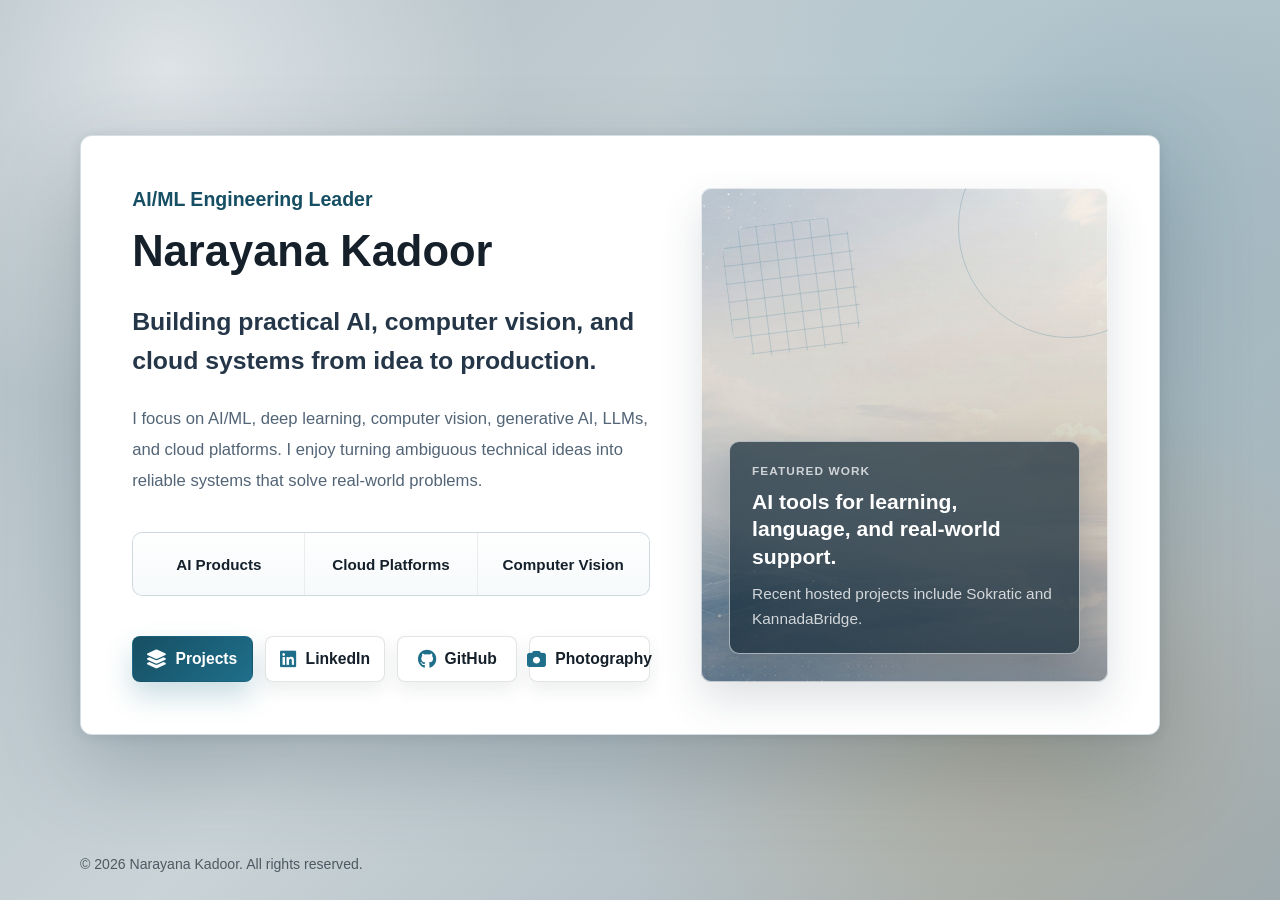
<file: index.html>
<!DOCTYPE html>
<html lang="en">
<head>
    <meta charset="UTF-8">
    <meta name="viewport" content="width=device-width, initial-scale=1.0">
    <meta name="description" content="Narayana Kadoor is an engineering leader focused on AI/ML, computer vision, generative AI, and cloud platforms.">
    <link rel="canonical" href="https://nkadoor.com/">
    <meta property="og:title" content="Narayana Kadoor | AI/ML Engineering Leader">
    <meta property="og:description" content="Engineering leader building AI, computer vision, and cloud systems from idea to production.">
    <meta property="og:type" content="website">
    <meta property="og:url" content="https://nkadoor.com/">
    <meta property="og:image" content="https://nkadoor.com/images/background-professional.jpg">
    <title>Narayana Kadoor | AI/ML Engineering Leader</title>
    <link rel="stylesheet" href="styles.css">
    <link rel="stylesheet" href="https://cdnjs.cloudflare.com/ajax/libs/font-awesome/6.0.0/css/all.min.css">
</head>
<body>
    <main class="page-shell">
        <section id="about" class="profile-panel" aria-labelledby="intro-title">
            <div class="profile-copy">
                <p class="eyebrow">AI/ML Engineering Leader</p>
                <h1 id="intro-title">Narayana Kadoor</h1>
                <p class="lede">Building practical AI, computer vision, and cloud systems from idea to production.</p>
                <p class="bio">I focus on AI/ML, deep learning, computer vision, generative AI, LLMs, and cloud platforms. I enjoy turning ambiguous technical ideas into reliable systems that solve real-world problems.</p>

                <div class="focus-strip" aria-label="Work focus">
                    <div>
                        <strong>AI Products</strong>
                    </div>
                    <div>
                        <strong>Cloud Platforms</strong>
                    </div>
                    <div>
                        <strong>Computer Vision</strong>
                    </div>
                </div>

                <div id="links" class="social-links" aria-label="Profile links">
                    <a href="projects/index.html" class="social-link primary-link">
                        <i class="fas fa-layer-group"></i>
                        <span>Projects</span>
                    </a>
                    <a href="https://linkedin.com/in/nkadoor" class="social-link" target="_blank" rel="noopener noreferrer">
                        <i class="fab fa-linkedin"></i>
                        <span>LinkedIn</span>
                    </a>
                    <a href="https://github.com/nk2001" class="social-link" target="_blank" rel="noopener noreferrer">
                        <i class="fab fa-github"></i>
                        <span>GitHub</span>
                    </a>
                    <a href="https://www.flickr.com/photos/nkadoor/" class="social-link" target="_blank" rel="noopener noreferrer">
                        <i class="fas fa-camera"></i>
                        <span>Photography</span>
                    </a>
                </div>
            </div>

            <div class="profile-visual" aria-label="Project highlights">
                <div class="visual-content">
                    <span class="visual-kicker">Featured Work</span>
                    <strong>AI tools for learning, language, and real-world support.</strong>
                    <p>Recent hosted projects include Sokratic and KannadaBridge.</p>
                </div>
            </div>
        </section>

        <footer>
            <p>&copy; 2026 Narayana Kadoor. All rights reserved.</p>
        </footer>
    </main>
</body>
</html>
</file>
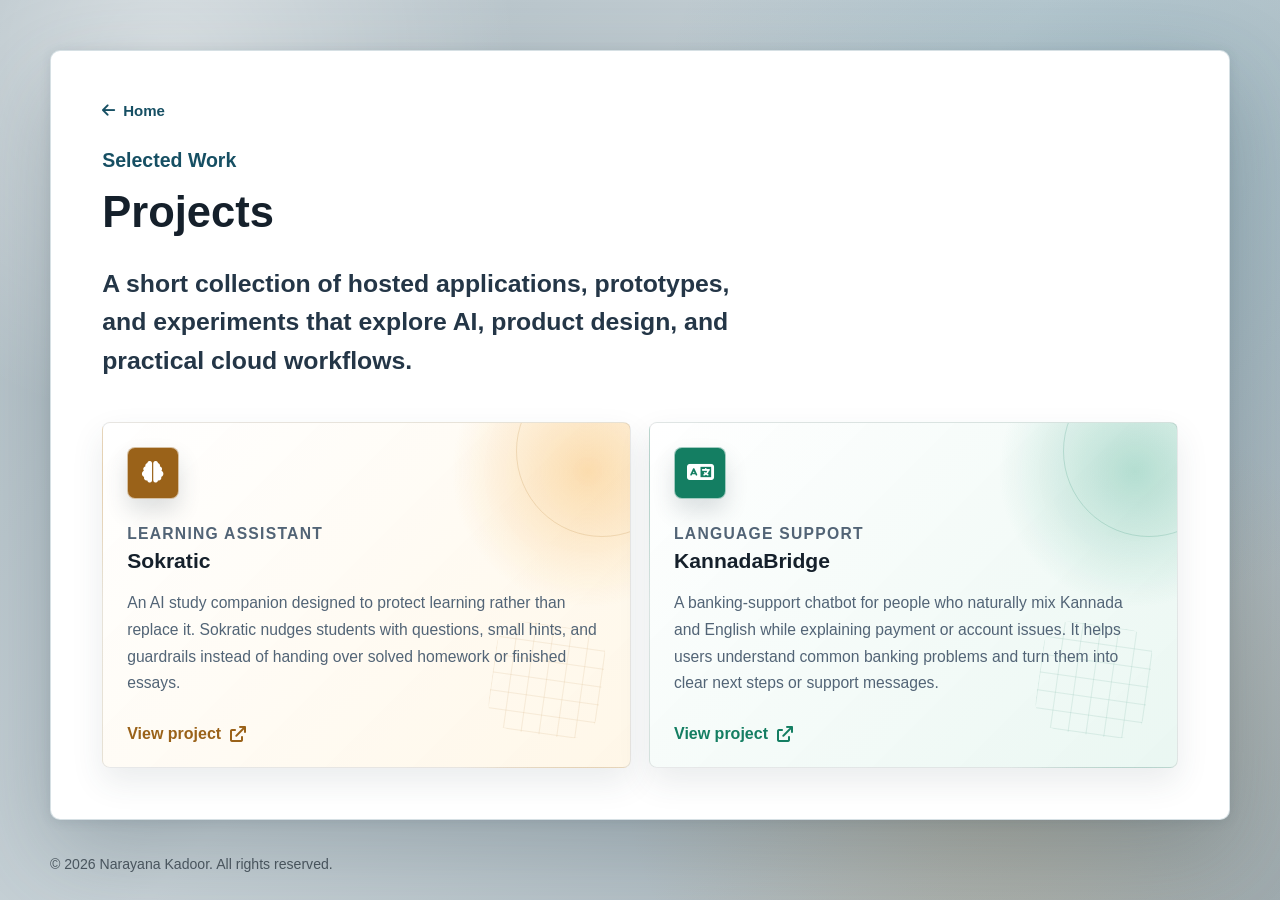
<file: projects/index.html>
<!DOCTYPE html>
<html lang="en">
<head>
    <meta charset="UTF-8">
    <meta name="viewport" content="width=device-width, initial-scale=1.0">
    <meta name="description" content="Selected projects by Narayana Kadoor, including AI, cloud, and product experiments hosted on Lovable and Vercel.">
    <link rel="canonical" href="https://nkadoor.com/projects/">
    <meta property="og:title" content="Projects | Narayana Kadoor">
    <meta property="og:description" content="Selected projects, experiments, and hosted product demos by Narayana Kadoor.">
    <meta property="og:type" content="website">
    <meta property="og:url" content="https://nkadoor.com/projects/">
    <meta property="og:image" content="https://nkadoor.com/images/background-professional.jpg">
    <title>Projects | Narayana Kadoor</title>
    <link rel="stylesheet" href="../styles.css">
    <link rel="stylesheet" href="https://cdnjs.cloudflare.com/ajax/libs/font-awesome/6.0.0/css/all.min.css">
</head>
<body>
    <main class="page-shell projects-shell">
        <section class="projects-panel" aria-labelledby="projects-title">
            <div class="projects-intro">
                <a class="back-link" href="../index.html">
                    <i class="fas fa-arrow-left"></i>
                    <span>Home</span>
                </a>
                <p class="eyebrow">Selected Work</p>
                <h1 id="projects-title">Projects</h1>
                <p class="lede">A short collection of hosted applications, prototypes, and experiments that explore AI, product design, and practical cloud workflows.</p>
            </div>

            <div class="project-grid" aria-label="Project list">
                <article class="project-card project-card-sokratic">
                    <div>
                        <div class="project-icon" aria-hidden="true">
                            <i class="fas fa-brain"></i>
                        </div>
                        <p class="project-kicker">Learning Assistant</p>
                        <h2>Sokratic</h2>
                        <p>An AI study companion designed to protect learning rather than replace it. Sokratic nudges students with questions, small hints, and guardrails instead of handing over solved homework or finished essays.</p>
                    </div>
                    <a class="project-link" href="https://sokratic.lovable.app/" target="_blank" rel="noopener noreferrer" aria-label="Open Sokratic">
                        <span>View project</span>
                        <i class="fas fa-arrow-up-right-from-square"></i>
                    </a>
                </article>

                <article class="project-card project-card-kannada">
                    <div>
                        <div class="project-icon" aria-hidden="true">
                            <i class="fas fa-language"></i>
                        </div>
                        <p class="project-kicker">Language Support</p>
                        <h2>KannadaBridge</h2>
                        <p>A banking-support chatbot for people who naturally mix Kannada and English while explaining payment or account issues. It helps users understand common banking problems and turn them into clear next steps or support messages.</p>
                    </div>
                    <a class="project-link" href="https://kannada-bridge.vercel.app/" target="_blank" rel="noopener noreferrer" aria-label="Open KannadaBridge">
                        <span>View project</span>
                        <i class="fas fa-arrow-up-right-from-square"></i>
                    </a>
                </article>
            </div>
        </section>

        <footer>
            <p>&copy; 2026 Narayana Kadoor. All rights reserved.</p>
        </footer>
    </main>
</body>
</html>
</file>
<file: styles.css>
* {
  box-sizing: border-box;
}

:root {
  --ink: #15202b;
  --muted: #526476;
  --panel: #ffffff;
  --panel-border: rgba(31, 83, 104, 0.18);
  --accent: #1f6f8b;
  --accent-dark: #164f63;
  --gold: #b97818;
  --green: #147e62;
  --white: #fff;
  --page: #c9d3d8;
}

html {
  min-height: 100%;
  scroll-behavior: smooth;
}

body {
  min-height: 100vh;
  margin: 0;
  color: var(--ink);
  font-family: "Segoe UI", Arial, sans-serif;
  background:
    radial-gradient(circle at 13% 8%, rgba(255, 255, 255, 0.55), transparent 22rem),
    radial-gradient(circle at 86% 18%, rgba(31, 111, 139, 0.2), transparent 28rem),
    radial-gradient(circle at 78% 82%, rgba(185, 120, 24, 0.18), transparent 24rem),
    linear-gradient(135deg, #aebcc3 0%, var(--page) 48%, #9eacb3 100%);
}

a {
  color: inherit;
}

.page-shell {
  width: min(1120px, calc(100% - 40px));
  min-height: 100vh;
  margin: 0 auto;
  padding: 42px 0 28px;
  display: grid;
  grid-template-rows: 1fr auto;
  gap: 28px;
}

.profile-panel {
  align-self: center;
  display: grid;
  grid-template-columns: minmax(0, 1.12fr) minmax(340px, 0.88fr);
  gap: clamp(28px, 4vw, 52px);
  width: min(1080px, 100%);
  min-height: 590px;
  padding: clamp(30px, 4vw, 54px);
  border: 1px solid var(--panel-border);
  border-radius: 12px;
  background: var(--panel);
  box-shadow:
    0 34px 90px rgba(47, 68, 79, 0.28),
    0 2px 12px rgba(47, 68, 79, 0.12);
}

.profile-copy {
  align-self: center;
}

.eyebrow {
  margin: 0 0 16px;
  color: var(--accent-dark);
  font-size: clamp(1rem, 1.7vw, 1.22rem);
  font-weight: 750;
  letter-spacing: 0;
  text-transform: none;
}

h1 {
  margin: 0;
  color: var(--ink);
  font-size: clamp(2.28rem, 3.4vw, 3.3rem);
  line-height: 1.12;
  letter-spacing: 0;
}

.lede {
  max-width: 650px;
  margin: 28px 0 0;
  color: #243647;
  font-size: clamp(1.24rem, 2.2vw, 1.55rem);
  font-weight: 650;
  line-height: 1.55;
}

.profile-visual {
  position: relative;
  overflow: hidden;
  display: flex;
  align-items: flex-end;
  min-height: 100%;
  padding: 28px;
  border-radius: 10px;
  background:
    linear-gradient(180deg, rgba(10, 27, 40, 0.03), rgba(10, 27, 40, 0.28)),
    url("images/background-professional.jpg") center / cover no-repeat;
  box-shadow:
    inset 0 0 0 1px rgba(255, 255, 255, 0.62),
    0 18px 42px rgba(47, 68, 79, 0.16);
}

.profile-visual::before,
.profile-visual::after {
  position: absolute;
  content: "";
  pointer-events: none;
}

.profile-visual::before {
  width: 220px;
  height: 220px;
  right: -72px;
  top: -72px;
  border: 1px solid rgba(31, 111, 139, 0.22);
  border-radius: 50%;
}

.profile-visual::after {
  width: 130px;
  height: 130px;
  left: 26px;
  top: 34px;
  border-radius: 30px;
  background:
    linear-gradient(90deg, rgba(31, 111, 139, 0.18) 1px, transparent 1px),
    linear-gradient(rgba(31, 111, 139, 0.18) 1px, transparent 1px);
  background-size: 18px 18px;
  transform: rotate(-7deg);
}

.visual-content {
  position: relative;
  z-index: 1;
  width: 100%;
  padding: 22px;
  border: 1px solid rgba(255, 255, 255, 0.58);
  border-radius: 10px;
  color: #fff;
  background: rgba(12, 35, 49, 0.68);
  box-shadow: 0 16px 36px rgba(10, 27, 40, 0.18);
}

.visual-kicker {
  display: block;
  margin-bottom: 10px;
  color: rgba(255, 255, 255, 0.74);
  font-size: 0.74rem;
  font-weight: 800;
  letter-spacing: 0.09em;
  text-transform: uppercase;
}

.visual-content strong {
  display: block;
  font-size: 1.32rem;
  line-height: 1.3;
}

.visual-content p {
  margin: 12px 0 0;
  color: rgba(255, 255, 255, 0.78);
  font-size: 0.96rem;
  line-height: 1.6;
}

.bio {
  max-width: 660px;
  margin: 24px 0 0;
  color: var(--muted);
  font-size: 1.04rem;
  line-height: 1.85;
}

.focus-strip {
  display: flex;
  gap: 1px;
  width: 100%;
  margin: 36px 0 0;
  overflow: hidden;
  border: 1px solid rgba(31, 83, 104, 0.12);
  border-radius: 10px;
  background: rgba(31, 83, 104, 0.1);
}

.focus-strip div {
  display: flex;
  align-items: center;
  justify-content: center;
  flex: 1;
  min-width: 0;
  min-height: 62px;
  padding: 14px;
  background:
    linear-gradient(180deg, rgba(255, 255, 255, 0.96), rgba(247, 250, 251, 0.96));
}

.focus-strip strong {
  display: block;
  color: var(--ink);
  font-size: 0.95rem;
  font-weight: 700;
  line-height: 1.25;
}

.social-links {
  display: grid;
  grid-template-columns: repeat(4, minmax(0, 1fr));
  gap: 12px;
  margin-top: 40px;
}

.social-link {
  display: inline-flex;
  align-items: center;
  justify-content: center;
  gap: 9px;
  min-width: 0;
  min-height: 46px;
  padding: 0 12px;
  border: 1px solid rgba(21, 32, 43, 0.12);
  border-radius: 8px;
  color: var(--ink);
  background: var(--white);
  box-shadow: 0 8px 18px rgba(21, 32, 43, 0.08);
  font-size: 0.98rem;
  font-weight: 700;
  text-decoration: none;
  transition: transform 160ms ease, border-color 160ms ease, box-shadow 160ms ease;
}

.primary-link {
  color: #fff;
  border-color: rgba(31, 111, 139, 0.15);
  background: linear-gradient(135deg, var(--accent-dark), var(--accent));
  box-shadow: 0 14px 28px rgba(31, 111, 139, 0.24);
}

.social-link i {
  color: var(--accent);
  font-size: 1.18rem;
}

.primary-link i {
  color: #fff;
}

.social-link:hover,
.social-link:focus-visible {
  border-color: rgba(31, 111, 139, 0.45);
  box-shadow: 0 12px 24px rgba(21, 32, 43, 0.13);
  transform: translateY(-2px);
}

footer {
  color: rgba(21, 32, 43, 0.68);
  font-size: 0.88rem;
}

footer p {
  margin: 0;
}

.projects-shell {
  width: min(1180px, calc(100% - 40px));
}

.projects-panel {
  align-self: center;
  width: 100%;
  padding: clamp(30px, 4vw, 54px);
  border: 1px solid var(--panel-border);
  border-radius: 10px;
  background: var(--panel);
  box-shadow:
    0 34px 90px rgba(47, 68, 79, 0.28),
    0 2px 12px rgba(47, 68, 79, 0.12);
}

.projects-intro {
  max-width: 720px;
}

.back-link {
  display: inline-flex;
  align-items: center;
  gap: 8px;
  margin-bottom: 30px;
  color: var(--accent-dark);
  font-size: 0.94rem;
  font-weight: 750;
  text-decoration: none;
}

.back-link:hover,
.back-link:focus-visible {
  color: var(--ink);
}

.project-grid {
  display: grid;
  grid-template-columns: repeat(2, minmax(0, 1fr));
  gap: 18px;
  margin-top: 42px;
}

.project-card {
  position: relative;
  overflow: hidden;
  display: flex;
  min-height: 260px;
  padding: 24px;
  flex-direction: column;
  justify-content: space-between;
  border: 1px solid rgba(21, 32, 43, 0.1);
  border-radius: 8px;
  background:
    radial-gradient(circle at 92% 14%, var(--card-glow), transparent 8.5rem),
    linear-gradient(135deg, rgba(255, 255, 255, 0.96), var(--card-bg));
  box-shadow: 0 14px 32px rgba(47, 68, 79, 0.1);
  transition: transform 180ms ease, box-shadow 180ms ease, border-color 180ms ease;
}

.project-card::before,
.project-card::after {
  position: absolute;
  content: "";
  pointer-events: none;
}

.project-card::before {
  width: 170px;
  height: 170px;
  right: -58px;
  top: -58px;
  border: 1px solid var(--card-line);
  border-radius: 50%;
}

.project-card::after {
  width: 110px;
  height: 110px;
  right: 28px;
  bottom: 32px;
  border-radius: 28px;
  background:
    linear-gradient(90deg, var(--card-line) 1px, transparent 1px),
    linear-gradient(var(--card-line) 1px, transparent 1px);
  background-size: 18px 18px;
  opacity: 0.55;
  transform: rotate(8deg);
}

.project-card:hover {
  border-color: var(--card-border);
  box-shadow: 0 22px 42px rgba(47, 68, 79, 0.16);
  transform: translateY(-3px);
}

.project-card > * {
  position: relative;
  z-index: 1;
}

.project-card-sokratic {
  --card-bg: #fff7e8;
  --card-glow: rgba(246, 179, 82, 0.42);
  --card-line: rgba(174, 111, 28, 0.18);
  --card-border: rgba(174, 111, 28, 0.3);
  --card-accent: #9a6219;
}

.project-card-kannada {
  --card-bg: #eaf7f2;
  --card-glow: rgba(58, 165, 134, 0.34);
  --card-line: rgba(20, 126, 98, 0.18);
  --card-border: rgba(20, 126, 98, 0.3);
  --card-accent: #147e62;
}

.project-icon {
  display: grid;
  width: 52px;
  height: 52px;
  margin-bottom: 22px;
  place-items: center;
  border: 1px solid rgba(255, 255, 255, 0.6);
  border-radius: 8px;
  color: #fff;
  background: var(--card-accent);
  box-shadow: 0 12px 22px rgba(47, 68, 79, 0.16);
}

.project-icon i {
  font-size: 1.35rem;
}

.project-kicker {
  margin: 0 0 14px;
  color: var(--card-accent);
  font-size: 0.78rem;
  font-weight: 800;
  letter-spacing: 0.08em;
  text-transform: uppercase;
}

.project-card h2 {
  margin: 0;
  color: var(--ink);
  font-size: 1.32rem;
  line-height: 1.25;
  letter-spacing: 0;
}

.project-card p {
  margin: 16px 0 0;
  color: var(--muted);
  font-size: 0.98rem;
  line-height: 1.7;
}

.project-link {
  display: inline-flex;
  align-items: center;
  gap: 9px;
  width: fit-content;
  margin-top: 28px;
  color: var(--card-accent);
  font-weight: 800;
  text-decoration: none;
}

.project-link:hover,
.project-link:focus-visible {
  color: var(--ink);
}

@media (max-width: 700px) {
  .page-shell {
    width: min(100% - 28px, 560px);
    gap: 22px;
    padding: 18px 0;
  }

  .profile-panel {
    display: block;
    padding: 30px 22px;
    min-height: 0;
  }

  .profile-visual {
    min-height: 190px;
    margin-top: 32px;
    padding: 18px;
  }

  .social-link {
    min-width: 0;
  }

  .social-links {
    grid-template-columns: repeat(2, minmax(0, 1fr));
  }

  .focus-strip {
    flex-direction: column;
  }

  .visual-content {
    padding: 18px;
  }

  .project-grid {
    grid-template-columns: 1fr;
  }

  .project-card {
    min-height: 0;
  }
}

@media (min-width: 701px) and (max-width: 860px) {
  .project-grid {
    grid-template-columns: 1fr;
  }
}
</file>
